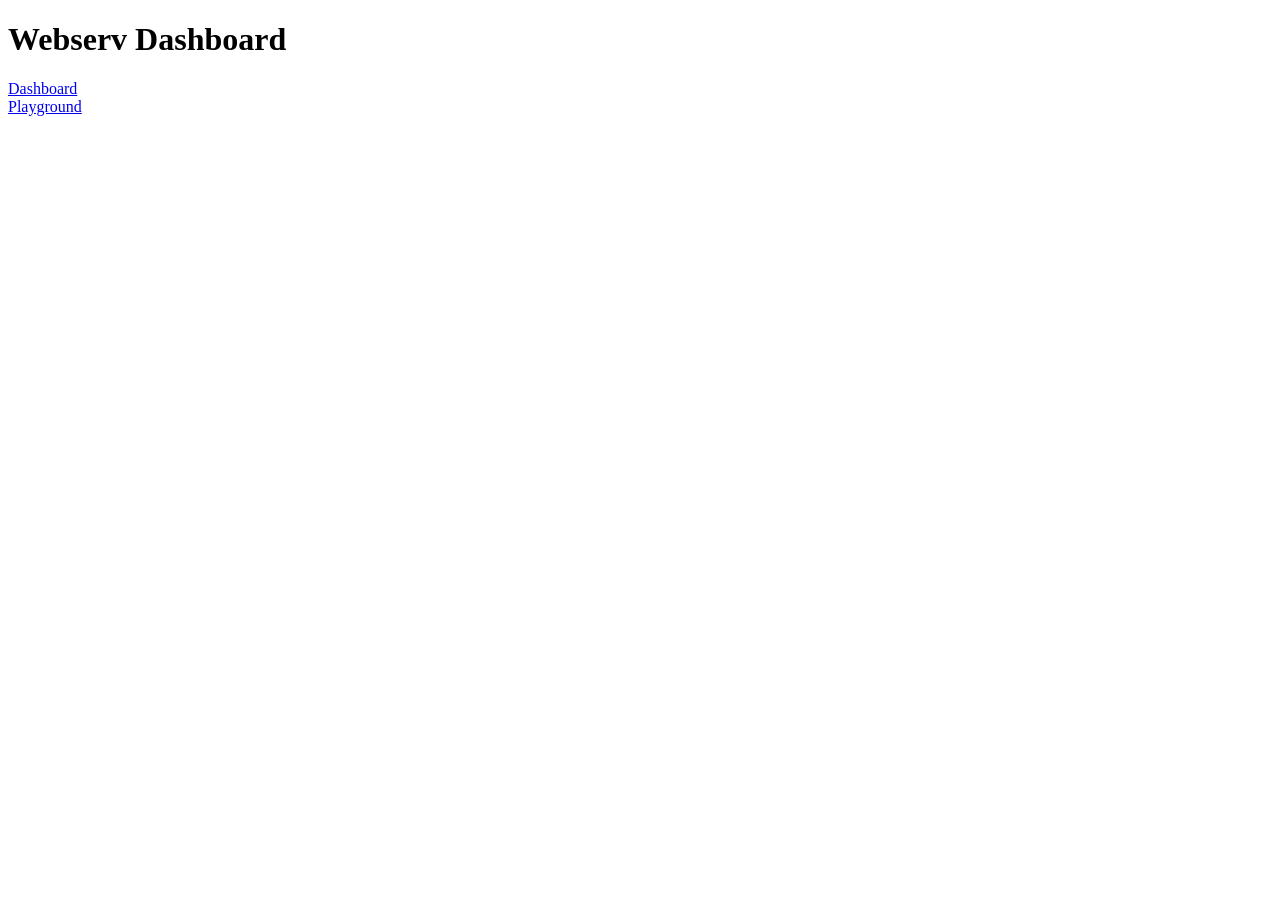
<file: www1/index.html>
<!DOCTYPE html>
<html>
<head>
    <meta charset="UTF-8">
    <title>Webserv Dashboard</title>
</head>
<body>
    <h1>Webserv Dashboard</h1>

    <a href="dashboard.html">Dashboard</a><br>
    <a href="playground.html">Playground</a>
</body>
</html>
</file>
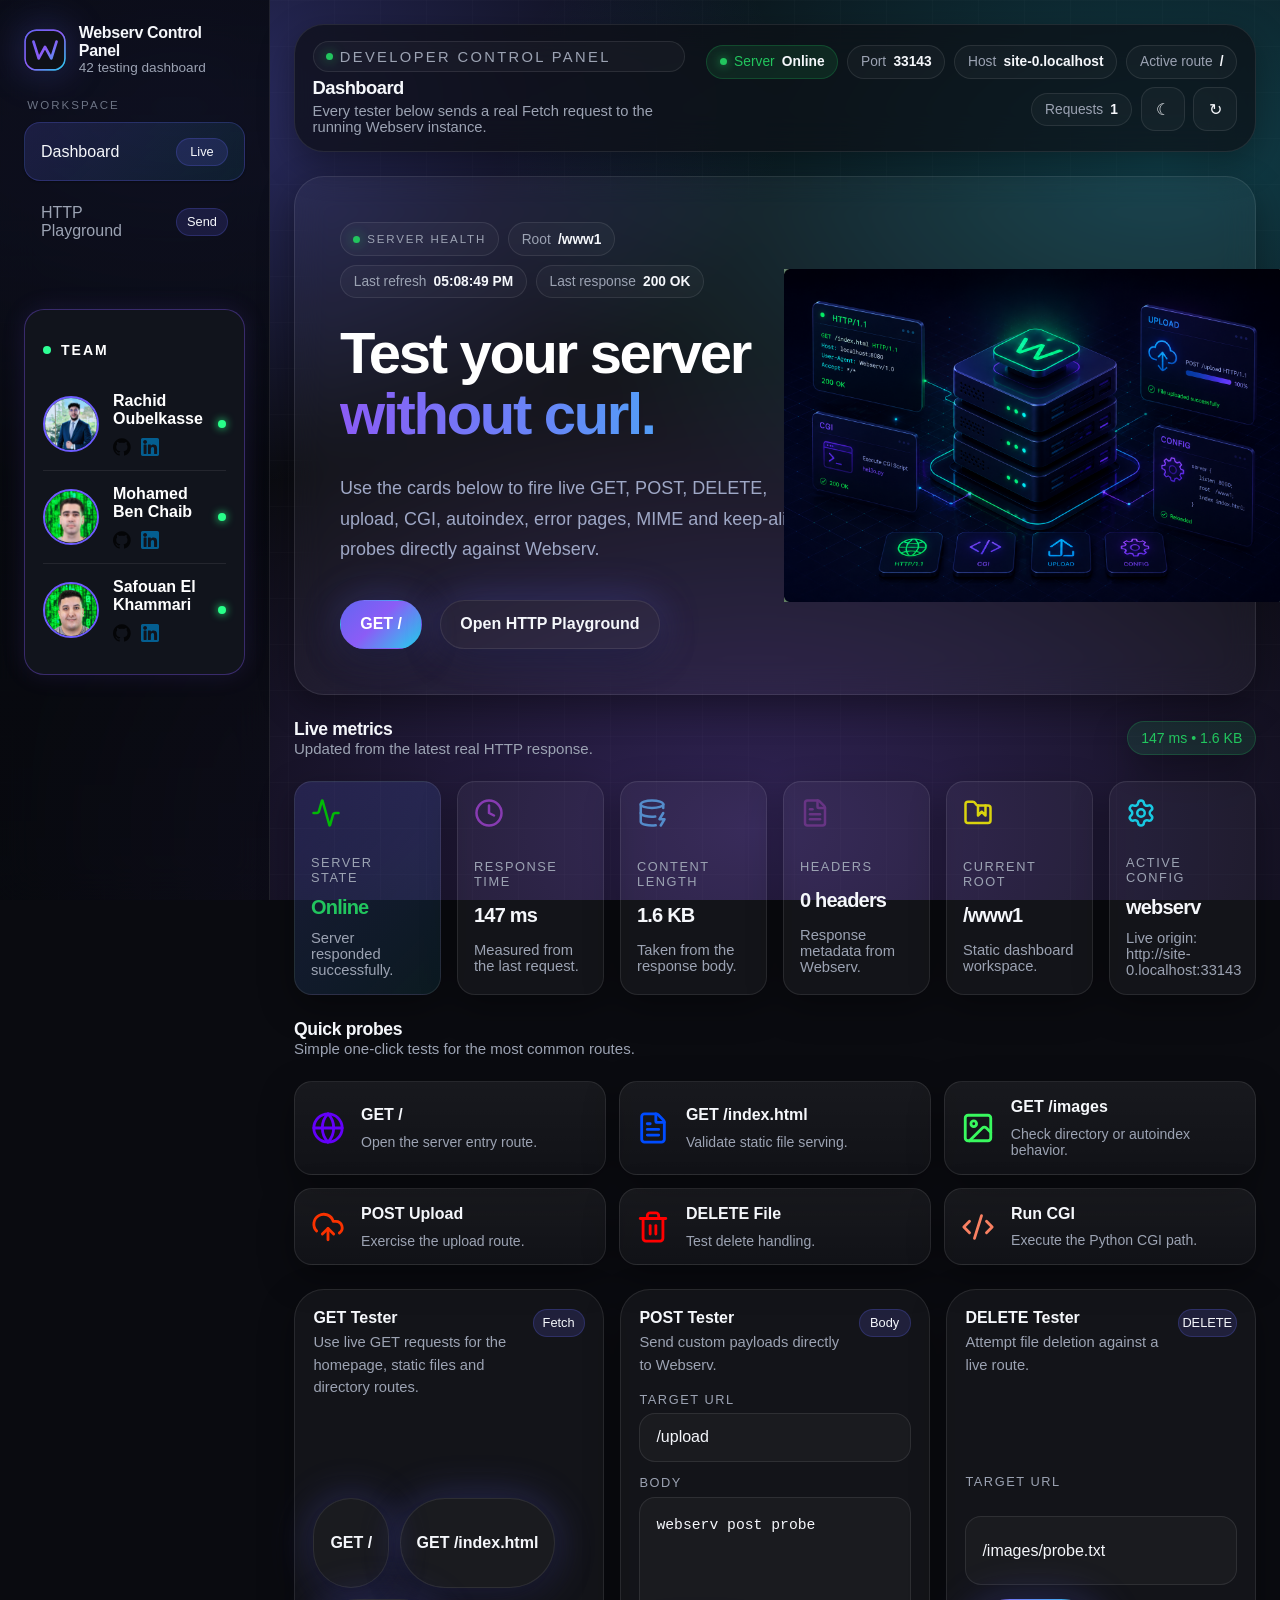
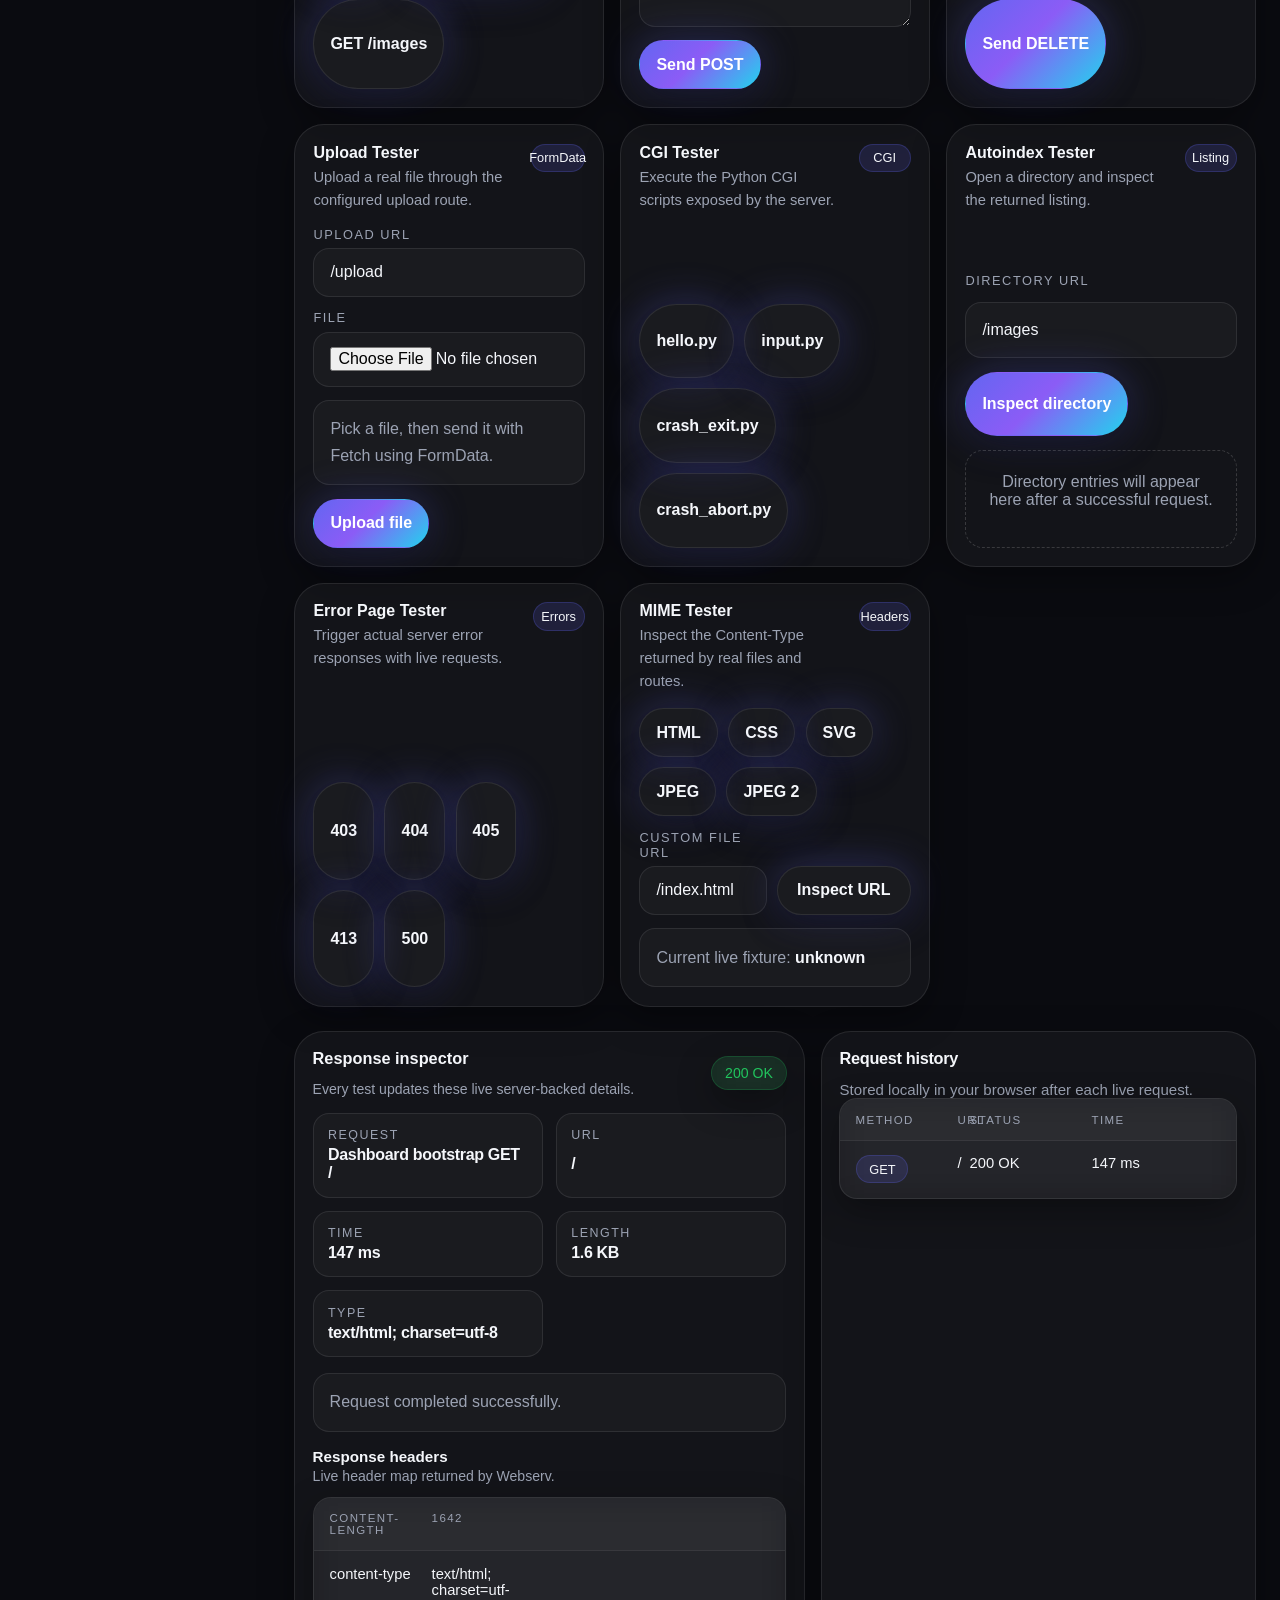
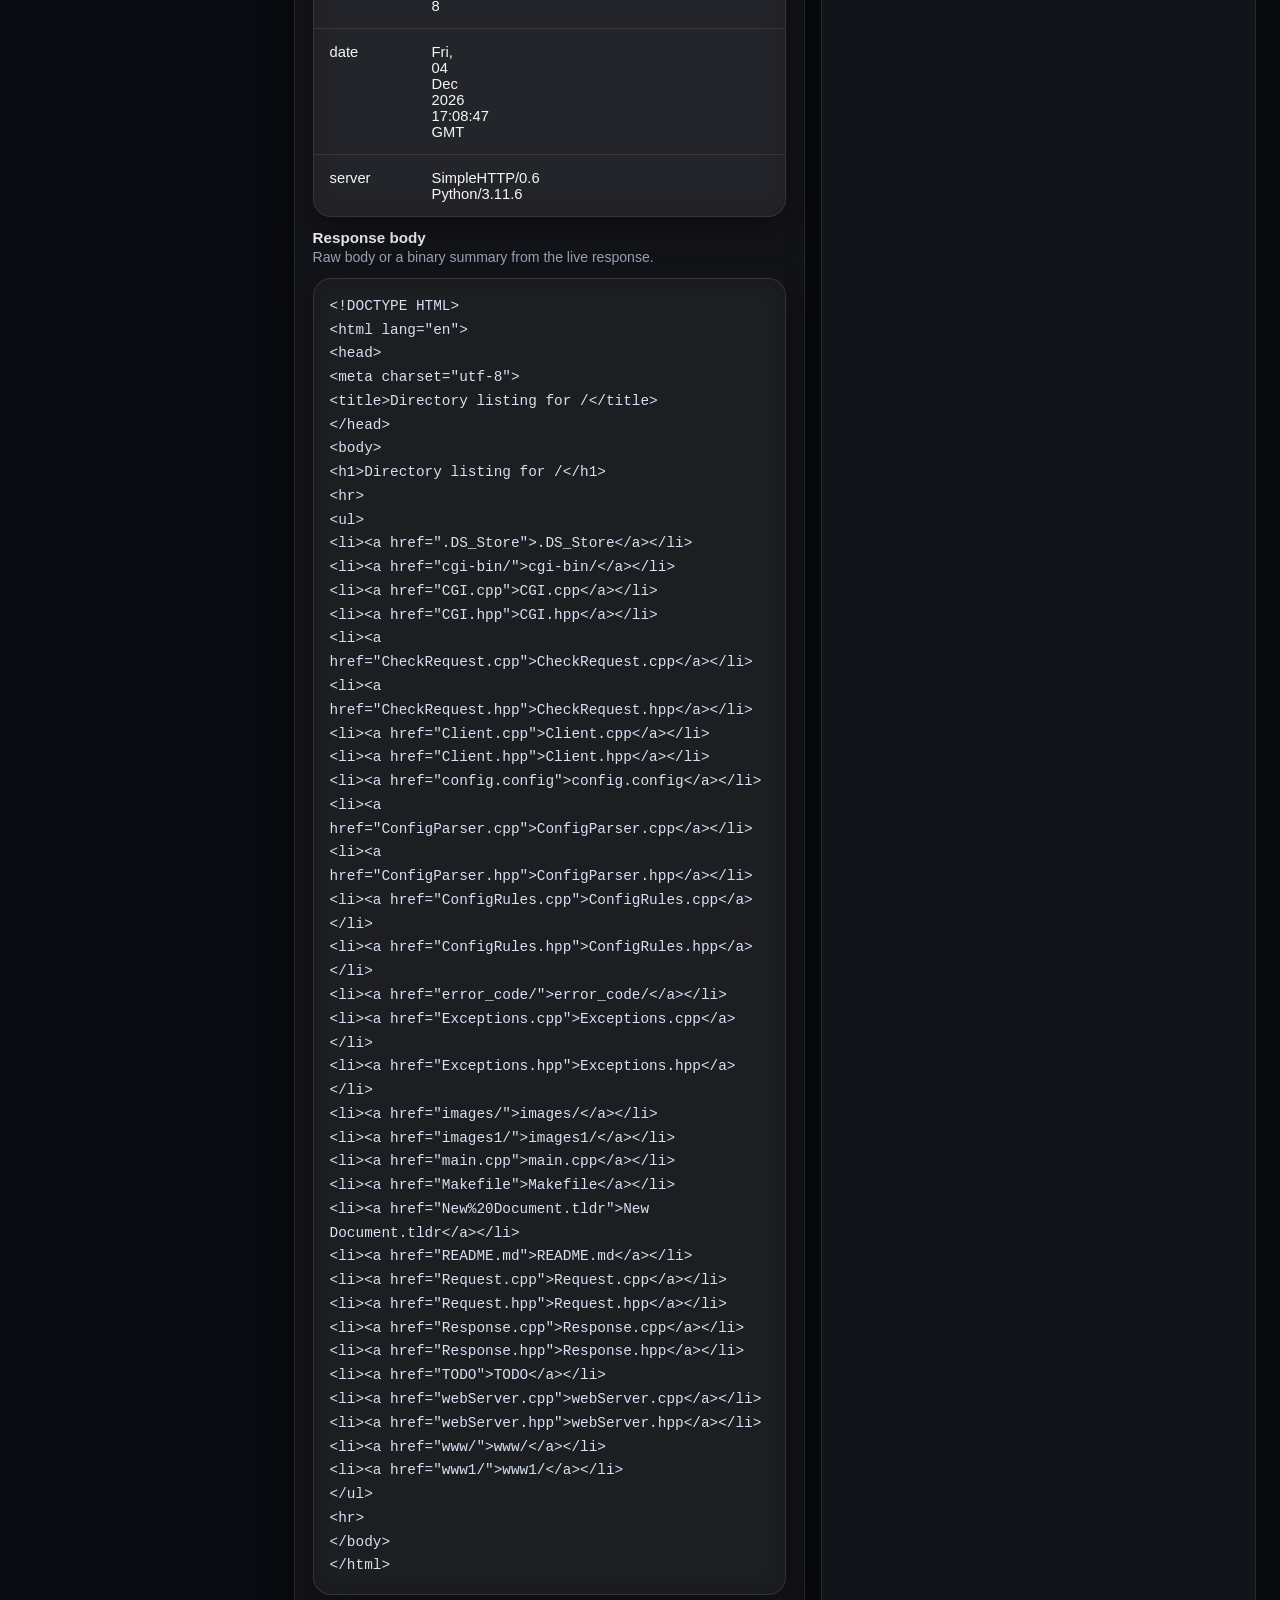
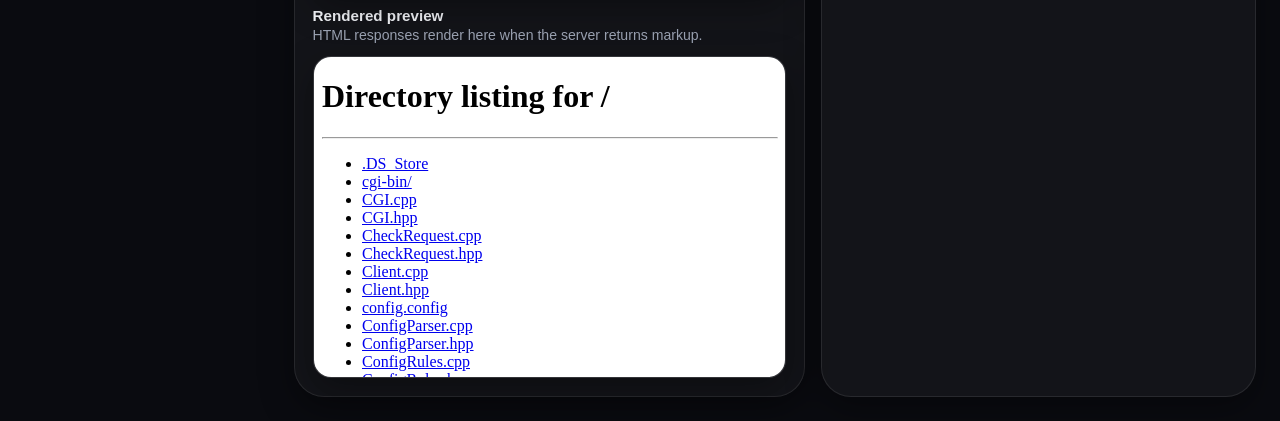
<file: www1/dashboard.html>
<!DOCTYPE html>
<html lang="en">
<head>
  <meta charset="UTF-8" />
  <meta name="viewport" content="width=device-width, initial-scale=1" />
  <meta name="color-scheme" content="dark light" />
  <title>Webserv Control Panel · Dashboard</title>
  <link rel="icon" type="image/svg+xml" href="assets/favicon.svg" />
  <link rel="stylesheet" href="css/variables.css" />
  <link rel="stylesheet" href="css/base.css" />
  <link rel="stylesheet" href="css/components.css" />
  <link rel="stylesheet" href="css/animations.css" />
</head>
<body data-page="dashboard">
  <div class="page-shell">
    <aside class="sidebar">
      <a class="sidebar__brand" href="dashboard.html" aria-label="Webserv dashboard home">
        <img src="assets/logo.svg" alt="" />
        <div>
          <strong>Webserv Control Panel</strong>
          <span>42 testing dashboard</span>
        </div>
      </a>

      <div class="sidebar__section">
        <div class="sidebar__label">Workspace</div>
        <nav class="sidebar__nav" aria-label="Primary navigation">
          <a class="sidebar__link is-active" href="dashboard.html" data-page-link="dashboard">
            <span>Dashboard</span>
            <span class="badge">Live</span>
          </a>
          <a class="sidebar__link" href="playground.html" data-page-link="playground">
            <span>HTTP Playground</span>
            <span class="badge">Send</span>
          </a>
        </nav>
      </div>

<div class="team-card">

    <h3 class="team-title">
        <span class="team-dot"></span>
        TEAM
    </h3>

<div class="member">

    <img src="assets/roubelka.jpg" class="avatar">

    <div class="member-info">

        <h4>Rachid Oubelkasse</h4>

        <p></p>

        <div class="socials">

            <a href="https://github.com/rachidIRT" target="_blank">
                <img src="assets/icons/github.svg">
            </a>

            <a href="https://linkedin.com/in/rachidoubelkasse" target="_blank">
                <img src="assets/icons/linkedin.svg">
            </a>

        </div>

    </div>

    <span class="online-dot"></span>

</div>

<div class="member">

    <img src="assets/mben-cha.png" class="avatar">

    <div class="member-info">

        <h4>Mohamed Ben Chaib</h4>

        <p></p>

        <div class="socials">

            <a href="https://github.com/Don11235" target="_blank">
                <img src="assets/icons/github.svg">
            </a>

            <a href="https://linkedin.com/in/mohamed-ben-cha" target="_blank">
                <img src="assets/icons/linkedin.svg">
            </a>

        </div>

    </div>

    <span class="online-dot"></span>

</div>

<div class="member">

    <img src="assets/ael-kha.png" class="avatar">

    <div class="member-info">

        <h4>Safouan El Khammari</h4>

        <p></p>

        <div class="socials">

            <a href="https://github.com/safouankh" target="_blank">
                <img src="assets/icons/github.svg">
            </a>

            <a href="https://linkedin.com/in/safouan-el-khammari" target="_blank">
                <img src="assets/icons/linkedin.svg">
            </a>

        </div>

    </div>

    <span class="online-dot"></span>

</div>

      <!-- <div class="sidebar__hint">
        <p><strong>Workflow</strong><br />Use the quick probes here, then move to the playground for full request debugging and response inspection.</p>
      </div> -->
    </aside>

    <main class="workspace" data-dashboard-root>
      <div class="page">
        <header class="topbar glass">
          <div class="topbar__title">
            <p class="eyebrow">Developer control panel</p>
            <h1>Dashboard</h1>
            <p>Every tester below sends a real Fetch request to the running Webserv instance.</p>
          </div>
          <div class="topbar__meta">
            <span class="chip" data-server-chip><span class="chip__dot"></span> Server <strong data-server-state>Checking</strong></span>
            <span class="chip">Port <strong data-bind="port">-</strong></span>
            <span class="chip">Host <strong data-bind="host">-</strong></span>
            <span class="chip">Active route <strong data-active-route>/</strong></span>
            <span class="chip">Requests <strong data-request-count>0</strong></span>
            <button class="icon-btn" type="button" data-theme-toggle aria-label="Toggle theme">☾</button>
            <button class="icon-btn" type="button" data-refresh-page aria-label="Refresh page">↻</button>
          </div>
        </header>

        <section class="hero reveal reveal-1 glass">

    <div class="hero-left">

        <div class="hero__meta">
            <span class="eyebrow glow">Server Health</span>
            <span class="chip">Root <strong data-bind="root">/www1</strong></span>
            <span class="chip">Last refresh <strong data-clock>--:--</strong></span>
            <span class="chip">Last response <strong data-server-response>200 OK</strong></span>
        </div>

        <div class="hero__title">

            <h2>
                Test your server
                <span>without curl.</span>
            </h2>

            <p>
                Use the cards below to fire live GET, POST, DELETE,
                upload, CGI, autoindex, error pages,
                MIME and keep-alive probes directly against Webserv.
            </p>

        </div>

        <div class="hero__actions">

            <button class="btn"
                type="button"
                data-request-action="fetch"
                data-method="GET"
                data-url="/"
                data-label="GET /">
                GET /
            </button>

            <a class="btn btn--ghost"
               href="playground.html">
                Open HTTP Playground
            </a>

        </div>

    </div>

    <div class="hero-right">

        <img
            src="assets/server-hero.png"
            alt="Web Server">

    </div>

</section>

        <section class="grid reveal reveal-2">
          <div class="section-title">
            <div>
              <h3>Live metrics</h3>
              <p>Updated from the latest real HTTP response.</p>
            </div>
            <span class="status-chip status-chip--good" data-dashboard-response-badge>Ready</span>
          </div>
          <div class="metrics">
            <article class="metric metric--accent">

    <img
        src="assets/icons/activity.svg"
        class="metric-icon"
        alt="Server State">

    <div class="metric__label">
        Server state
    </div>

    <div
        class="metric__value is-online"
        data-server-state>
        Online
    </div>

    <div
        class="metric__sub"
        data-dashboard-summary>
        Waiting for a live request.
    </div>

</article>
<article class="metric">

    <img
        src="assets/icons/clock.svg"
        class="metric-icon"
        alt="Clock">

    <div class="metric__label">
        Response time
    </div>

    <div class="metric__value" data-server-time>
        0 ms
    </div>

    <div class="metric__sub">
        Measured from the last request.
    </div>

</article>

            <article class="metric">
    <img
        src="assets/icons/database-zap.svg"
        class="metric-icon"
        alt="Database">
              <div class="metric__label">Content length</div>
              <div class="metric__value" data-server-length>0 B</div>
              <div class="metric__sub">Taken from the response body.</div>
            </article>
            <article class="metric">
    <img 
        src="assets/icons/headers.svg"
        class="metric-icon"
        alt="Headers">
              <div class="metric__label">Headers</div>
              <div class="metric__value" data-dashboard-headers-count>0 headers</div>
              <div class="metric__sub">Response metadata from Webserv.</div>
            </article>
            <article class="metric">
    <img
        src="assets/icons/folder.svg"
        class="metric-icon"
        alt="Root">
              <div class="metric__label">Current root</div>
              <div class="metric__value">/www1</div>
              <div class="metric__sub">Static dashboard workspace.</div>
            </article>

            <article class="metric">
    <img
        src="assets/icons/settings.svg"
        class="metric-icon"
        alt="Config">          
              <div class="metric__label">Active config</div>
              <div class="metric__value">webserv</div>
              <div class="metric__sub">Live origin: <span data-bind="origin"></span></div>
            </article>
          </div>
        </section>

        <section class="grid reveal reveal-3">
          <div class="section-title">
            <div>
              <h3>Quick probes</h3>
              <p>Simple one-click tests for the most common routes.</p>
            </div>
          </div>
          <div class="quick-grid">
            <button class="quick-action" type="button" data-request-action="fetch" data-method="GET" data-url="/" data-label="GET /">
      <img
        src="assets/icons/globe.svg"
        class="quick-icon"
        alt="GET">
              <div class="quick-info">
              <strong>GET /</strong>
              <span>Open the server entry route.</span>
              </div>
            </button>

            <button class="quick-action" type="button" data-request-action="fetch" data-method="GET" data-url="/index.html" data-label="GET /index.html">
      <img
        src="assets/icons/file.svg"
        class="quick-icon"
        alt="GET">
              <div class="quick-info">
              <strong>GET /index.html</strong>
              <span>Validate static file serving.</span>
              </div>
            </button>

            <button class="quick-action" type="button" data-request-action="fetch" data-method="GET" data-url="/images" data-label="GET /images">
      <img
        src="assets/icons/image.svg"
        class="quick-icon"
        alt="GET">
              <div class="quick-info">
              <strong>GET /images</strong>
              <span>Check directory or autoindex behavior.</span>
              </div>
            </button>

            <button class="quick-action" type="button" data-request-action="fetch" data-method="POST" data-url="/upload" data-content-type="text/plain; charset=utf-8" data-body="webserv quick post" data-label="POST /upload">
      <img
        src="assets/icons/upload.svg"
        class="quick-icon"
        alt="POST">
              <div class="quick-info">
              <strong>POST Upload</strong>
              <span>Exercise the upload route.</span>
              </div>
            </button>
            
            <button class="quick-action" type="button" data-request-action="fetch" data-method="DELETE" data-url="/images/probe.txt" data-label="DELETE /images/probe.txt">
      <img
        src="assets/icons/delete.svg"
        class="quick-icon"
        alt="DELETE">
              <div class="quick-info">
              <strong>DELETE File</strong>
              <span>Test delete handling.</span>
              </div>
            </button>
            
            <button class="quick-action" type="button" data-request-action="fetch" data-method="GET" data-url="/cgi-bin/hello.py" data-label="CGI hello">
      <img
        src="assets/icons/cgi.svg"
        class="quick-icon"
        alt="CGI">
              <div class="quick-info">
              <strong>Run CGI</strong>
              <span>Execute the Python CGI path.</span>
              </div>
            </button>
          </div>
        </section>

        <section class="tester-grid reveal reveal-4">
          <article class="tester-card panel">
            <div class="tester-card__head">
              <div>
                <h3>GET Tester</h3>
                <p>Use live GET requests for the homepage, static files and directory routes.</p>
              </div>
              <span class="badge">Fetch</span>
            </div>
            <div class="tester-card__body">
              <div class="tester-card__actions">
                <button class="btn btn--ghost" type="button" data-request-action="fetch" data-method="GET" data-url="/" data-label="GET /">GET /</button>
                <button class="btn btn--ghost" type="button" data-request-action="fetch" data-method="GET" data-url="/index.html" data-label="GET /index.html">GET /index.html</button>
                <button class="btn btn--ghost" type="button" data-request-action="fetch" data-method="GET" data-url="/images" data-label="GET /images">GET /images</button>
              </div>
            </div>
          </article>

          <article class="tester-card panel">
            <div class="tester-card__head">
              <div>
                <h3>POST Tester</h3>
                <p>Send custom payloads directly to Webserv.</p>
              </div>
              <span class="badge">Body</span>
            </div>
            <form class="tester-card__body" data-request-form="post">
              <div class="field">
                <span class="field__label">Target URL</span>
                <input class="input" name="post-url" type="text" value="/upload" />
              </div>
              <div class="field">
                <span class="field__label">Body</span>
                <textarea class="textarea" name="post-body" placeholder="Write a request body here.">webserv post probe</textarea>
              </div>
              <div class="tester-card__actions">
                <button class="btn" type="submit">Send POST</button>
              </div>
            </form>
          </article>

          <article class="tester-card panel">
            <div class="tester-card__head">
              <div>
                <h3>DELETE Tester</h3>
                <p>Attempt file deletion against a live route.</p>
              </div>
              <span class="badge">DELETE</span>
            </div>
            <form class="tester-card__body" data-request-form="delete">
              <div class="field">
                <span class="field__label">Target URL</span>
                <input class="input" name="delete-url" type="text" value="/images/probe.txt" />
              </div>
              <div class="tester-card__actions">
                <button class="btn" type="submit">Send DELETE</button>
              </div>
            </form>
          </article>

          <article class="tester-card panel">
            <div class="tester-card__head">
              <div>
                <h3>Upload Tester</h3>
                <p>Upload a real file through the configured upload route.</p>
              </div>
              <span class="badge">FormData</span>
            </div>
            <form class="tester-card__body" data-request-form="upload">
              <div class="field">
                <span class="field__label">Upload URL</span>
                <input class="input" name="upload-url" type="text" value="/upload" />
              </div>
              <div class="field">
                <span class="field__label">File</span>
                <input class="input" name="upload-file" type="file" />
              </div>
              <div class="notice" data-upload-note>
                Pick a file, then send it with Fetch using FormData.
              </div>
              <div class="tester-card__actions">
                <button class="btn" type="submit">Upload file</button>
              </div>
            </form>
          </article>

          <article class="tester-card panel">
            <div class="tester-card__head">
              <div>
                <h3>CGI Tester</h3>
                <p>Execute the Python CGI scripts exposed by the server.</p>
              </div>
              <span class="badge">CGI</span>
            </div>
            <div class="tester-card__body">
              <div class="tester-card__actions">
                <button class="btn btn--ghost" type="button" data-request-action="fetch" data-method="GET" data-url="/cgi-bin/hello.py" data-label="CGI hello">hello.py</button>
                <button class="btn btn--ghost" type="button" data-request-action="fetch" data-method="GET" data-url="/cgi-bin/input.py" data-label="CGI input">input.py</button>
                <button class="btn btn--ghost" type="button" data-request-action="fetch" data-method="GET" data-url="/cgi-bin/crash_exit.py" data-label="CGI crash_exit">crash_exit.py</button>
                <button class="btn btn--ghost" type="button" data-request-action="fetch" data-method="GET" data-url="/cgi-bin/crash_abort.py" data-label="CGI crash_abort">crash_abort.py</button>
              </div>
            </div>
          </article>

          <article class="tester-card panel">
            <div class="tester-card__head">
              <div>
                <h3>Autoindex Tester</h3>
                <p>Open a directory and inspect the returned listing.</p>
              </div>
              <span class="badge">Listing</span>
            </div>
            <form class="tester-card__body" data-request-form="autoindex">
              <div class="field">
                <span class="field__label">Directory URL</span>
                <input class="input" name="autoindex-url" type="text" value="/images" />
              </div>
              <div class="tester-card__actions">
                <button class="btn" type="submit" data-autoindex-submit>Inspect directory</button>
              </div>
              <div class="log-list" data-autoindex-list>
                <div class="empty-state">Directory entries will appear here after a successful request.</div>
              </div>
            </form>
          </article>

          <article class="tester-card panel">
            <div class="tester-card__head">
              <div>
                <h3>Error Page Tester</h3>
                <p>Trigger actual server error responses with live requests.</p>
              </div>
              <span class="badge">Errors</span>
            </div>
            <div class="tester-card__body">
              <div class="tester-card__actions">
                <button class="btn btn--ghost" type="button" data-request-action="error" data-method="GET" data-url="/cgi-bin/" data-label="403 probe">403</button>
                <button class="btn btn--ghost" type="button" data-request-action="error" data-method="GET" data-url="/definitely-missing-route" data-label="404 probe">404</button>
                <button class="btn btn--ghost" type="button" data-request-action="error" data-method="aefaef" data-url="/index.html" data-body="webserv method probe" data-content-type="text/plain; charset=utf-8" data-label="405 probe">405</button>
                <button class="btn btn--ghost" type="button" data-request-action="error" data-method="POST" data-url="/upload" data-body-template="large" data-content-type="text/plain; charset=utf-8" data-label="413 probe">413</button>
                <button class="btn btn--ghost" type="button" data-request-action="error" data-method="GET" data-url="/cgi-bin/crash_exit.py" data-label="500 probe">500</button>
              </div>
            </div>
          </article>

          <article class="tester-card panel">
            <div class="tester-card__head">
              <div>
                <h3>MIME Tester</h3>
                <p>Inspect the Content-Type returned by real files and routes.</p>
              </div>
              <span class="badge">Headers</span>
            </div>
            <div class="tester-card__body">
              <div class="tester-card__actions">
                <button class="btn btn--ghost" type="button" data-request-action="mime" data-method="GET" data-url="/index.html" data-label="MIME HTML">HTML</button>
                <button class="btn btn--ghost" type="button" data-request-action="mime" data-method="GET" data-url="/css/base.css" data-label="MIME CSS">CSS</button>
                <button class="btn btn--ghost" type="button" data-request-action="mime" data-method="GET" data-url="/assets/logo.svg" data-label="MIME SVG">SVG</button>
                <button class="btn btn--ghost" type="button" data-request-action="mime" data-method="GET" data-url="/images/predator.jpg" data-label="MIME JPEG one">JPEG</button>
                <button class="btn btn--ghost" type="button" data-request-action="mime" data-method="GET" data-url="/images/terminator.jpg" data-label="MIME JPEG two">JPEG 2</button>
              </div>
              <form class="tester-card__inline" data-request-form="mime">
                <label class="field">
                  <span class="field__label">Custom file URL</span>
                  <input class="input" name="mime-url" type="text" value="/index.html" />
                </label>
                <button class="btn btn--ghost" type="submit">Inspect URL</button>
              </form>
              <div class="notice">Current live fixture: <strong data-mime-result>unknown</strong></div>
            </div>
          </article>

        </section>

        <section class="split reveal reveal-5">
          <article class="panel result-layout data-dashboard-response" data-dashboard-response>
            <div class="result-preview__head">
              <div>
                <h3>Response inspector</h3>
                <p>Every test updates these live server-backed details.</p>
              </div>
              <span class="status-chip status-chip--good" data-response-status>Waiting</span>
            </div>

            <div class="result-grid">
              <div class="result-item">
                <span>Request</span>
                <strong data-response-label>No request yet</strong>
              </div>
              <div class="result-item">
                <span>URL</span>
                <strong data-response-url>—</strong>
              </div>
              <div class="result-item">
                <span>Time</span>
                <strong data-response-duration>0 ms</strong>
              </div>
              <div class="result-item">
                <span>Length</span>
                <strong data-response-length>0 B</strong>
              </div>
              <div class="result-item">
                <span>Type</span>
                <strong data-response-type>unknown</strong>
              </div>
            </div>

            <div class="notice" data-response-message>Send a request to inspect a real server response.</div>

            <div class="response-stack">
              <div class="result-preview">
                <div class="result-preview__head">
                  <div>
                    <h4>Response headers</h4>
                    <p>Live header map returned by Webserv.</p>
                  </div>
                </div>
                <div class="history-table history-table--compact" data-response-headers>
                  <div class="empty-state">Send a request to inspect response headers.</div>
                </div>
              </div>

              <div class="result-preview">
                <div class="result-preview__head">
                  <div>
                    <h4>Response body</h4>
                    <p>Raw body or a binary summary from the live response.</p>
                  </div>
                </div>
                <div class="response-box">
                  <pre class="response-body" data-response-body>Response body will appear here.</pre>
                </div>
              </div>

              <div class="result-preview">
                <div class="result-preview__head">
                  <div>
                    <h4>Rendered preview</h4>
                    <p>HTML responses render here when the server returns markup.</p>
                  </div>
                </div>
                <div class="preview-frame">
                  <iframe data-response-preview title="Rendered response preview" srcdoc="<html><body style='font-family:Inter,Arial,sans-serif;padding:24px;background:#0f1117;color:#e6edf7;'>Preview will appear here.</body></html>"></iframe>
                </div>
              </div>
            </div>
          </article>

          <article class="panel">
            <div class="section-title">
              <div>
                <h3>Request history</h3>
                <p>Stored locally in your browser after each live request.</p>
              </div>
            </div>
            <div class="history-table history-table--compact" data-history-table>
              <div class="empty-state">No history yet.</div>
            </div>
          </article>
        </section>
      </div>
    </main>
  </div>
  <script src="js/app.js"></script>
</body>
</html>
</file>
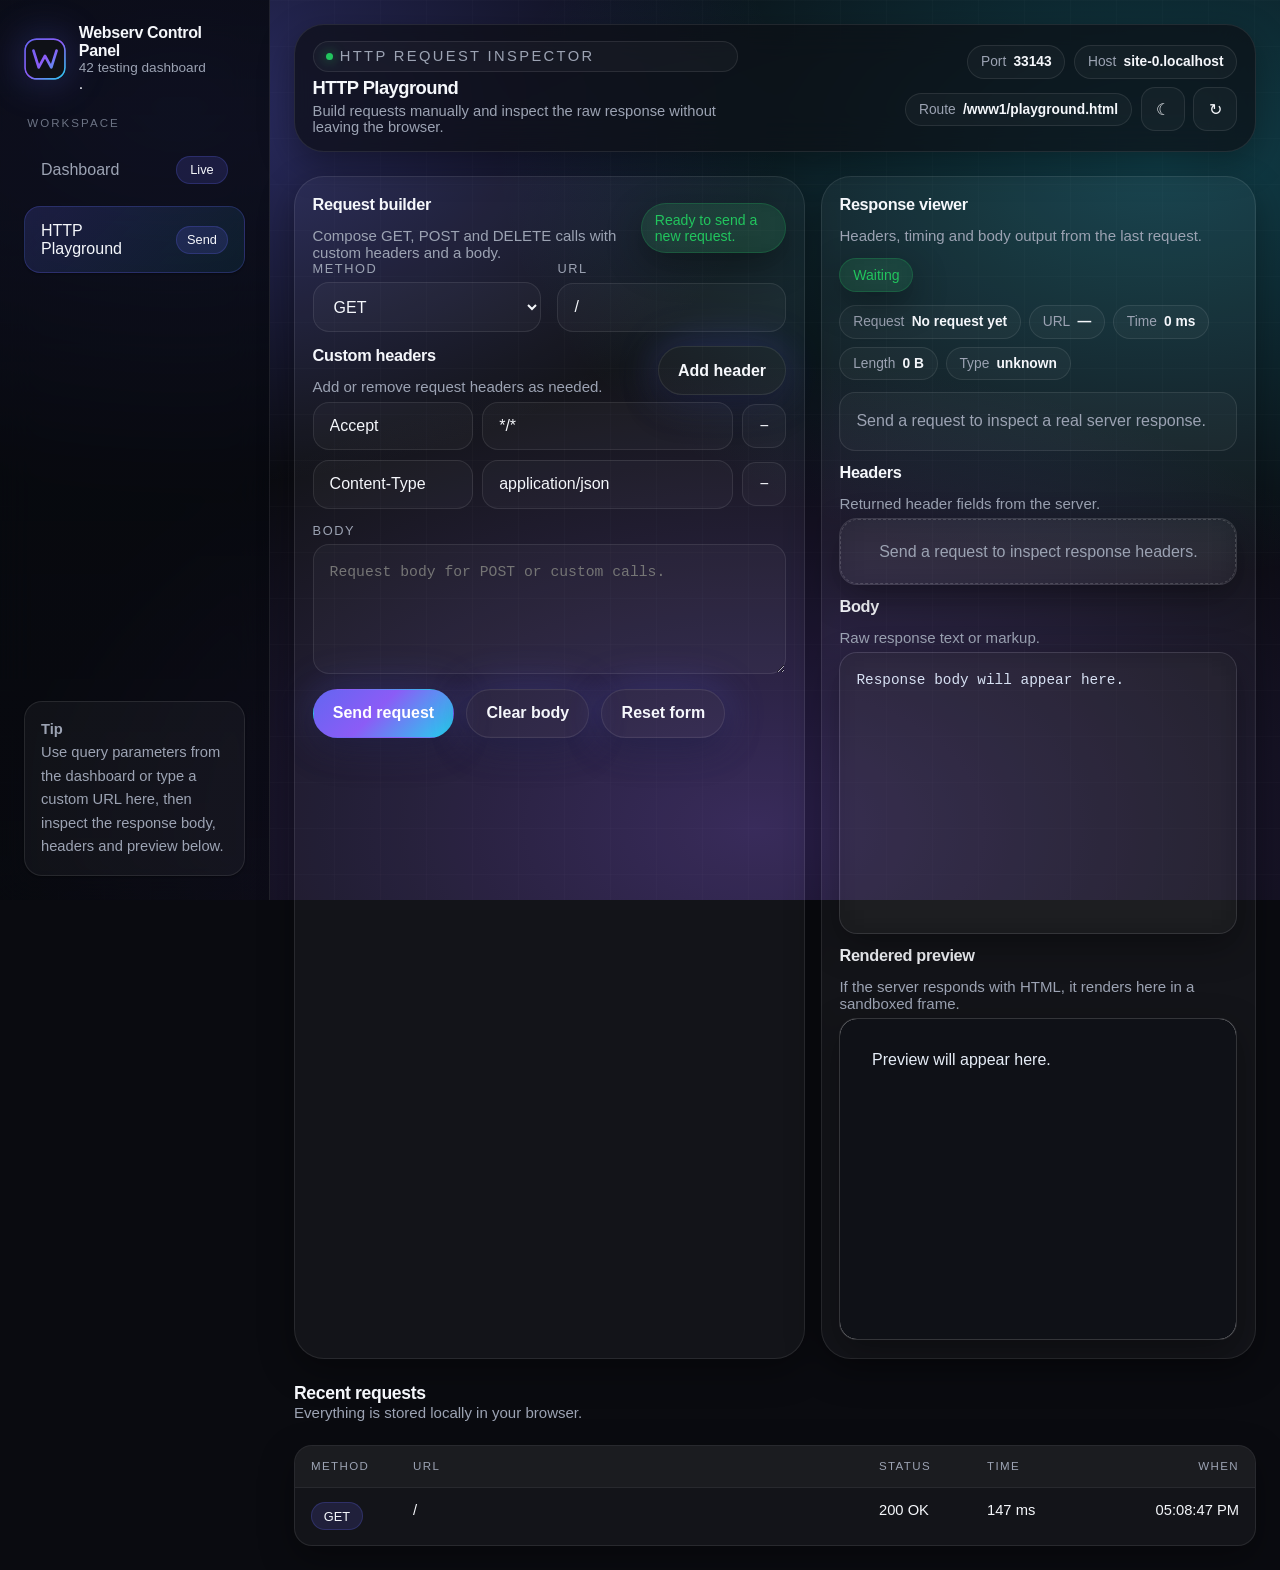
<file: www1/playground.html>
<!DOCTYPE html>
<html lang="en">
<head>
  <meta charset="UTF-8" />
  <meta name="viewport" content="width=device-width, initial-scale=1" />
  <meta name="color-scheme" content="dark light" />
  <title>Webserv Control Panel · HTTP Playground</title>
  <link rel="icon" type="image/svg+xml" href="assets/favicon.svg" />
  <link rel="stylesheet" href="css/variables.css" />
  <link rel="stylesheet" href="css/base.css" />
  <link rel="stylesheet" href="css/components.css" />
  <link rel="stylesheet" href="css/animations.css" />
</head>
<body data-page="playground">
  <div class="page-shell">
    <aside class="sidebar">
      <a class="sidebar__brand" href="dashboard.html" aria-label="Webserv dashboard home">
        <img src="assets/logo.svg" alt="" />
        <div>
          <strong>Webserv Control Panel</strong>
          <span>42 testing dashboard</span>.
        </div>
      </a>

      <div class="sidebar__section">
        <div class="sidebar__label">Workspace</div>
        <nav class="sidebar__nav" aria-label="Primary navigation">
          <a class="sidebar__link" href="dashboard.html" data-page-link="dashboard">
            <span>Dashboard</span>
            <span class="badge">Live</span>
          </a>
          <a class="sidebar__link is-active" href="playground.html" data-page-link="playground">
            <span>HTTP Playground</span>
            <span class="badge">Send</span>
          </a>
        </nav>
      </div>

      <div class="sidebar__hint">
        <p><strong>Tip</strong><br />Use query parameters from the dashboard or type a custom URL here, then inspect the response body, headers and preview below.</p>
      </div>
    </aside>

    <main class="workspace">
      <div class="page">
        <header class="topbar glass">
          <div class="topbar__title">
            <p class="eyebrow">HTTP request inspector</p>
            <h1>HTTP Playground</h1>
            <p>Build requests manually and inspect the raw response without leaving the browser.</p>
          </div>
          <div class="topbar__meta">
            <span class="chip">Port <strong data-bind="port">-</strong></span>
            <span class="chip">Host <strong data-bind="host">-</strong></span>
            <span class="chip">Route <strong data-bind="route">-</strong></span>
            <button class="icon-btn" type="button" data-theme-toggle aria-label="Toggle theme">☾</button>
            <button class="icon-btn" type="button" data-refresh-page aria-label="Refresh page">↻</button>
          </div>
        </header>

        <section class="split reveal reveal-1">
          <form class="builder panel" data-playground-form>
            <div class="section-title">
              <div>
                <h3>Request builder</h3>
                <p>Compose GET, POST and DELETE calls with custom headers and a body.</p>
              </div>
              <span class="status-chip status-chip--good" data-playground-hint>Ready to send a new request.</span>
            </div>

            <div class="field-grid">
              <div class="split-2">
                <label class="field">
                  <span class="field__label">Method</span>
                  <select class="select" name="method">
                    <option>GET</option>
                    <option>POST</option>
                    <option>DELETE</option>
                  </select>
                </label>
                <label class="field">
                  <span class="field__label">URL</span>
                  <input class="input" name="url" type="text" value="/" placeholder="/ or /cgi-bin/hello.py" />
                </label>
              </div>

              <div class="field">
                <div class="section-title">
                  <div>
                    <h3>Custom headers</h3>
                    <p>Add or remove request headers as needed.</p>
                  </div>
                  <button class="btn btn--ghost" type="button" data-add-header>Add header</button>
                </div>
                <div class="header-rows" data-header-rows></div>
              </div>

              <label class="field">
                <span class="field__label">Body</span>
                <textarea class="textarea" name="body" placeholder="Request body for POST or custom calls."></textarea>
              </label>

              <div class="button-row">
                <button class="btn" type="submit" data-send-request>Send request</button>
                <button class="btn btn--ghost" type="button" data-clear-body>Clear body</button>
                <button class="btn btn--ghost" type="button" data-reset-form>Reset form</button>
              </div>
            </div>
          </form>

          <article class="response-grid panel" data-playground-response>
            <div class="section-title">
              <div>
                <h3>Response viewer</h3>
                <p>Headers, timing and body output from the last request.</p>
              </div>
            </div>

            <div class="response-stack">
              <div class="response-head">
                <span class="status-chip status-chip--good" data-response-status>Waiting</span>
                <div class="response-meta">
                  <span class="chip">Request <strong data-response-label>No request yet</strong></span>
                  <span class="chip">URL <strong data-response-url>—</strong></span>
                  <span class="chip">Time <strong data-response-duration>0 ms</strong></span>
                  <span class="chip">Length <strong data-response-length>0 B</strong></span>
                  <span class="chip">Type <strong data-response-type>unknown</strong></span>
                </div>
              </div>

              <div class="notice" data-response-message>Send a request to inspect a real server response.</div>

              <div class="field">
                <div class="section-title">
                  <div>
                    <h3>Headers</h3>
                    <p>Returned header fields from the server.</p>
                  </div>
                </div>
                <div class="history-table history-table--compact" data-response-headers>
                  <div class="empty-state">Send a request to inspect response headers.</div>
                </div>
              </div>

              <div class="field">
                <div class="section-title">
                  <div>
                    <h3>Body</h3>
                    <p>Raw response text or markup.</p>
                  </div>
                </div>
                <div class="response-box">
                  <pre class="response-body" data-response-body>Response body will appear here.</pre>
                </div>
              </div>

              <div class="field">
                <div class="section-title">
                  <div>
                    <h3>Rendered preview</h3>
                    <p>If the server responds with HTML, it renders here in a sandboxed frame.</p>
                  </div>
                </div>
                <div class="preview-frame">
                  <iframe data-response-preview title="Rendered response preview" srcdoc="<html><body style='font-family:Inter,Arial,sans-serif;padding:24px;background:#0f1117;color:#e6edf7;'>Preview will appear here.</body></html>"></iframe>
                </div>
              </div>
            </div>
          </article>
        </section>

        <section class="grid reveal reveal-2">
          <div class="section-title">
            <div>
              <h3>Recent requests</h3>
              <p>Everything is stored locally in your browser.</p>
            </div>
          </div>
          <div class="history-table" data-history-table>
            <div class="empty-state">No history yet.</div>
          </div>
        </section>
      </div>
    </main>
  </div>
  <script src="js/app.js"></script>
</body>
</html>
</file>
<file: www1/css/variables.css>
:root {
  --bg: #0a0b10;
  --bg-elev: #11141c;
  --surface: rgba(255, 255, 255, 0.04);
  --surface-strong: rgba(255, 255, 255, 0.08);
  --surface-soft: rgba(255, 255, 255, 0.03);
  --border: rgba(255, 255, 255, 0.09);
  --border-strong: rgba(255, 255, 255, 0.16);
  --text: #f5f7fb;
  --text-muted: #9ca3b3;
  --text-dim: #6c7384;
  --accent-1: #6366f1;
  --accent-2: #8b5cf6;
  --accent-3: #22d3ee;
  --success: #22c55e;
  --warning: #f59e0b;
  --danger: #ef4444;
  --grad-accent: linear-gradient(135deg, #6366f1 0%, #8b5cf6 45%, #22d3ee 100%);
  --grad-text: linear-gradient(120deg, #a5b4fc 0%, #c4b5fd 42%, #67e8f9 100%);
  --r-sm: 10px;
  --r-md: 16px;
  --r-lg: 22px;
  --r-xl: 30px;
  --r-pill: 999px;
  --s-1: 0.25rem;
  --s-2: 0.5rem;
  --s-3: 0.75rem;
  --s-4: 1rem;
  --s-5: 1.5rem;
  --s-6: 2rem;
  --s-7: 3rem;
  --s-8: 4rem;
  --shadow-sm: 0 1px 2px rgba(0, 0, 0, 0.35);
  --shadow-md: 0 12px 34px rgba(0, 0, 0, 0.34);
  --shadow-lg: 0 26px 70px rgba(0, 0, 0, 0.42);
  --glow: 0 0 42px rgba(99, 102, 241, 0.32);
  --font-sans: Inter, "Segoe UI", Roboto, Helvetica, Arial, sans-serif;
  --font-mono: ui-monospace, SFMono-Regular, Menlo, Monaco, Consolas, monospace;
  --container: 1220px;
  --sidebar: 270px;
  --ease: cubic-bezier(0.22, 0.61, 0.36, 1);
  --t-fast: 0.16s;
  --t-med: 0.28s;
}

:root[data-theme="light"] {
  --bg: #eff2f8;
  --bg-elev: #ffffff;
  --surface: rgba(255, 255, 255, 0.76);
  --surface-strong: rgba(255, 255, 255, 0.96);
  --surface-soft: rgba(255, 255, 255, 0.6);
  --border: rgba(18, 24, 40, 0.08);
  --border-strong: rgba(18, 24, 40, 0.14);
  --text: #101828;
  --text-muted: #475467;
  --text-dim: #667085;
  --shadow-sm: 0 1px 2px rgba(15, 23, 42, 0.06);
  --shadow-md: 0 18px 44px rgba(15, 23, 42, 0.10);
  --shadow-lg: 0 28px 76px rgba(15, 23, 42, 0.12);
}
</file>
<file: www1/css/base.css>
*, *::before, *::after {
  box-sizing: border-box;
}

html {
  scroll-behavior: smooth;
  -webkit-text-size-adjust: 100%;
}

body {
  margin: 0;
  min-height: 100vh;
  font-family: var(--font-sans);
  color: var(--text);
  background-color: var(--bg);
  background-image: url("../assets/background.svg");
  background-size: cover;
  background-position: top center;
  background-repeat: no-repeat;
  background-attachment: fixed;
  -webkit-font-smoothing: antialiased;
}

img, svg {
  display: block;
  max-width: 100%;
}

a {
  color: inherit;
  text-decoration: none;
}

button,
input,
select,
textarea {
  font: inherit;
}

button {
  cursor: pointer;
}

::selection {
  background: rgba(99, 102, 241, 0.32);
}

[data-theme="light"] ::selection {
  background: rgba(99, 102, 241, 0.18);
}

.page-shell {
  display: grid;
  grid-template-columns: var(--sidebar) minmax(0, 1fr);
  min-height: 100vh;
}

.sidebar {
  position: sticky;
  top: 0;
  height: 100vh;
  display: flex;
  flex-direction: column;
  gap: var(--s-5);
  padding: var(--s-5);
  border-right: 1px solid var(--border);
  background: linear-gradient(180deg, rgba(7, 9, 15, 0.82), rgba(7, 9, 15, 0.62));
  backdrop-filter: blur(18px);
}

:root[data-theme="light"] .sidebar {
  background: linear-gradient(180deg, rgba(255, 255, 255, 0.78), rgba(255, 255, 255, 0.62));
}

.sidebar__brand {
  display: flex;
  align-items: center;
  gap: 0.8rem;
}

.sidebar__brand img {
  width: 42px;
  height: 42px;
  border-radius: 12px;
  box-shadow: var(--glow);
}

.sidebar__brand strong {
  display: block;
  font-size: 1rem;
  letter-spacing: -0.02em;
}

.sidebar__brand span {
  display: block;
  color: var(--text-muted);
  font-size: 0.85rem;
}

.sidebar__section {
  display: grid;
  gap: 0.7rem;
}

.sidebar__label {
  padding-inline: 0.2rem;
  color: var(--text-dim);
  font-size: 0.72rem;
  letter-spacing: 0.18em;
  text-transform: uppercase;
}

.sidebar__nav {
  display: grid;
  gap: 0.45rem;
}

.sidebar__link {
  display: flex;
  align-items: center;
  justify-content: space-between;
  gap: 0.8rem;
  padding: 0.9rem 1rem;
  border: 1px solid transparent;
  border-radius: 16px;
  color: var(--text-muted);
  background: transparent;
  transition: transform var(--t-fast) var(--ease), background var(--t-fast) var(--ease), border-color var(--t-fast) var(--ease), color var(--t-fast) var(--ease);
}

.sidebar__link:hover {
  transform: translateX(3px);
  background: var(--surface-soft);
  border-color: var(--border);
  color: var(--text);
}

.sidebar__link.is-active {
  color: var(--text);
  background: linear-gradient(135deg, rgba(99, 102, 241, 0.18), rgba(34, 211, 238, 0.08));
  border-color: rgba(99, 102, 241, 0.26);
  box-shadow: var(--shadow-sm);
}

.sidebar__hint {
  margin-top: auto;
  padding: 1rem;
  border-radius: 18px;
  border: 1px solid var(--border);
  background: var(--surface);
  box-shadow: var(--shadow-sm);
}

.sidebar__hint p {
  margin: 0;
  color: var(--text-muted);
  font-size: 0.92rem;
  line-height: 1.6;
}

.workspace {
  min-width: 0;
  padding: var(--s-5);
}

.page {
  max-width: var(--container);
  margin: 0 auto;
  display: grid;
  gap: var(--s-5);
}

.topbar {
  position: sticky;
  top: var(--s-5);
  z-index: 20;
  display: flex;
  align-items: center;
  justify-content: space-between;
  gap: var(--s-4);
  padding: 1rem 1.1rem;
  border: 1px solid var(--border);
  border-radius: var(--r-xl);
  background: rgba(12, 14, 20, 0.68);
  backdrop-filter: blur(18px);
  box-shadow: var(--shadow-md);
}

:root[data-theme="light"] .topbar {
  background: rgba(255, 255, 255, 0.7);
}

.topbar__title {
  display: grid;
  gap: 0.3rem;
}

.topbar__title h1 {
  margin: 0;
  font-size: 1.15rem;
  letter-spacing: -0.03em;
}

.topbar__title p {
  margin: 0;
  color: var(--text-muted);
  font-size: 0.92rem;
}

.topbar__meta {
  display: flex;
  flex-wrap: wrap;
  align-items: center;
  justify-content: flex-end;
  gap: 0.55rem;
}

.card,
.panel,
.hero,
.status-chip,
.metric,
.quick-action,
.response-box,
.builder,
.history-table,
.preview-frame {
  border: 1px solid var(--border);
  background: var(--surface);
  backdrop-filter: blur(16px);
  box-shadow: var(--shadow-md);
}

.glass {
  border-radius: var(--r-xl);
}

.grid {
  display: grid;
  gap: var(--s-5);
}

.hero {
  padding: 1.3rem;
  border-radius: var(--r-xl);
  display: grid;
  gap: 1rem;
}

.hero__meta {
  display: flex;
  flex-wrap: wrap;
  gap: 0.55rem;
}

.eyebrow {
  display: inline-flex;
  align-items: center;
  gap: 0.45rem;
  padding: 0.4rem 0.75rem;
  border-radius: 999px;
  border: 1px solid var(--border);
  background: var(--surface-soft);
  color: var(--text-muted);
  font-size: 0.72rem;
  letter-spacing: 0.16em;
  text-transform: uppercase;
}

.eyebrow::before {
  content: "";
  width: 7px;
  height: 7px;
  border-radius: 999px;
  background: var(--success);
  box-shadow: 0 0 12px rgba(34, 197, 94, 0.7);
}

.hero h2 {
  margin: 0;
  font-size: clamp(1.8rem, 4vw, 2.8rem);
  letter-spacing: -0.04em;
}

.hero p {
  max-width: 68ch;
  margin: 0;
  color: var(--text-muted);
  line-height: 1.7;
}

.hero__actions {
  display: flex;
  flex-wrap: wrap;
  gap: 0.8rem;
}

.section-title {
  display: flex;
  align-items: center;
  justify-content: space-between;
  gap: 1rem;
}

.section-title h3 {
  margin: 0;
  font-size: 1.1rem;
  letter-spacing: -0.02em;
}

.section-title p {
  margin: 0;
  color: var(--text-muted);
  font-size: 0.94rem;
}

.metrics {
  display: grid;
  grid-template-columns: repeat(6, minmax(0, 1fr));
  gap: 1rem;
}

.metric {
  border-radius: 18px;
  padding: 1rem;
  display: grid;
  gap: 0.7rem;
}

.metric__label {
  color: var(--text-muted);
  font-size: 0.8rem;
  letter-spacing: 0.12em;
  text-transform: uppercase;
}

.metric__value {
  font-size: 1.25rem;
  font-weight: 700;
  letter-spacing: -0.04em;
}

.metric__sub {
  color: var(--text-muted);
  font-size: 0.92rem;
}

.metric--accent {
  background: linear-gradient(135deg, rgba(99, 102, 241, 0.18), rgba(34, 211, 238, 0.08));
}

.split {
  display: grid;
  grid-template-columns: minmax(0, 1.08fr) minmax(320px, 0.92fr);
  gap: 1rem;
}

.panel {
  border-radius: var(--r-xl);
  padding: 1.1rem;
}

.panel h3 {
  margin: 0 0 0.8rem;
  font-size: 1.02rem;
}

.quick-grid {
  display: grid;
  grid-template-columns: repeat(3, minmax(0, 1fr));
  gap: 0.8rem;
}

.quick-action {
  width: 100%;
  text-align: left;
  border-radius: 18px;
  padding: 1rem;
  border: 1px solid var(--border);
  background: linear-gradient(180deg, rgba(255,255,255,0.06), rgba(255,255,255,0.03));
  color: var(--text);
  transition: transform var(--t-fast) var(--ease), border-color var(--t-fast) var(--ease), background var(--t-fast) var(--ease);
}

.quick-action:hover {
  transform: translateY(-2px);
  border-color: rgba(99, 102, 241, 0.32);
  background: linear-gradient(180deg, rgba(99,102,241,0.12), rgba(34,211,238,0.05));
}

.quick-action strong {
  display: block;
  margin-bottom: 0.35rem;
  font-size: 1rem;
}

.quick-action span {
  color: var(--text-muted);
  font-size: 0.88rem;
}

.status-strip {
  display: flex;
  flex-wrap: wrap;
  gap: 0.55rem;
  margin-top: 0.8rem;
}

.chip {
  display: inline-flex;
  align-items: center;
  gap: 0.45rem;
  padding: 0.52rem 0.8rem;
  border-radius: 999px;
  border: 1px solid var(--border);
  background: var(--surface-soft);
  color: var(--text-muted);
  font-size: 0.86rem;
}

.chip strong {
  color: var(--text);
  font-weight: 700;
}

.chip__dot {
  width: 7px;
  height: 7px;
  border-radius: 999px;
  background: var(--success);
  box-shadow: 0 0 10px rgba(34, 197, 94, 0.8);
}

.status-chip {
  display: inline-flex;
  align-items: center;
  gap: 0.45rem;
  padding: 0.5rem 0.8rem;
  border-radius: 999px;
  font-size: 0.88rem;
}

.status-chip--good {
  color: var(--success);
  background: rgba(34, 197, 94, 0.12);
  border-color: rgba(34, 197, 94, 0.22);
}

.status-chip--bad {
  color: var(--danger);
  background: rgba(239, 68, 68, 0.12);
  border-color: rgba(239, 68, 68, 0.22);
}

.field-grid {
  display: grid;
  gap: 0.9rem;
}

.field {
  display: grid;
  gap: 0.4rem;
}

.field__label {
  color: var(--text-muted);
  font-size: 0.8rem;
  letter-spacing: 0.12em;
  text-transform: uppercase;
}

.input,
.select,
.textarea {
  width: 100%;
  border: 1px solid var(--border);
  border-radius: 16px;
  background: rgba(255,255,255,0.03);
  color: var(--text);
  outline: none;
  transition: border-color var(--t-fast) var(--ease), box-shadow var(--t-fast) var(--ease), background var(--t-fast) var(--ease);
}

.input:focus,
.select:focus,
.textarea:focus {
  border-color: rgba(99,102,241,0.42);
  box-shadow: 0 0 0 4px rgba(99,102,241,0.16);
  background: rgba(255,255,255,0.05);
}

.input,
.select {
  min-height: 48px;
  padding: 0.9rem 1rem;
}

.textarea {
  min-height: 130px;
  resize: vertical;
  padding: 1rem;
  font-family: var(--font-mono);
  font-size: 0.92rem;
  line-height: 1.6;
}

.button-row {
  display: flex;
  flex-wrap: wrap;
  gap: 0.75rem;
}

.btn,
.icon-btn {
  border: 1px solid transparent;
  transition: transform var(--t-fast) var(--ease), border-color var(--t-fast) var(--ease), background var(--t-fast) var(--ease), color var(--t-fast) var(--ease);
}

.btn {
  display: inline-flex;
  align-items: center;
  justify-content: center;
  gap: 0.5rem;
  min-height: 46px;
  padding: 0.9rem 1.2rem;
  border-radius: 999px;
  background: var(--grad-accent);
  color: #fff;
  font-weight: 700;
  box-shadow: var(--shadow-md), var(--glow);
}

.btn:hover,
.icon-btn:hover {
  transform: translateY(-1px);
}

.btn--ghost,
.icon-btn {
  color: var(--text);
  background: var(--surface-soft);
  border-color: var(--border);
}

.icon-btn {
  width: 44px;
  height: 44px;
  border-radius: 14px;
}

.request-grid {
  display: grid;
  gap: 0.85rem;
}

.header-rows {
  display: grid;
  gap: 0.6rem;
}

.header-row {
  display: grid;
  grid-template-columns: 160px minmax(0, 1fr) auto;
  gap: 0.6rem;
  align-items: center;
}

.header-row button {
  min-height: 44px;
  border-radius: 14px;
}

.header-row .input {
  min-height: 44px;
}

.small-link {
  color: var(--accent-3);
  font-size: 0.9rem;
}

.response-grid {
  display: grid;
  gap: 0.9rem;
}

.response-stack {
  display: grid;
  gap: 0.75rem;
}

.response-head {
  display: flex;
  flex-wrap: wrap;
  justify-content: space-between;
  gap: 0.8rem;
  align-items: center;
}

.response-meta {
  display: flex;
  flex-wrap: wrap;
  gap: 0.5rem;
}

.response-box,
.preview-frame {
  border-radius: 18px;
  overflow: hidden;
}

.response-body,
.preview-frame iframe {
  width: 100%;
  min-height: 280px;
  border: 0;
  background: rgba(0, 0, 0, 0.18);
}

.response-body {
  margin: 0;
  padding: 1rem;
  font-family: var(--font-mono);
  white-space: pre-wrap;
  word-break: break-word;
  color: #d7e1f3;
  font-size: 0.9rem;
  line-height: 1.65;
}

[data-theme="light"] .response-body {
  color: #101828;
}

.history-table {
  border-radius: 18px;
  overflow: hidden;
}

.table-row {
  display: grid;
  grid-template-columns: 90px minmax(0, 1.2fr) 96px 120px 120px;
  gap: 0.75rem;
  padding: 0.9rem 1rem;
  border-top: 1px solid var(--border);
  font-size: 0.92rem;
}

.table-row:first-child {
  border-top: 0;
  background: rgba(255,255,255,0.03);
  color: var(--text-muted);
  text-transform: uppercase;
  letter-spacing: 0.12em;
  font-size: 0.72rem;
}

.table-row span:last-child {
  text-align: right;
}

.footer-note {
  color: var(--text-muted);
  font-size: 0.92rem;
}

.badge {
  display: inline-flex;
  align-items: center;
  justify-content: center;
  min-width: 52px;
  padding: 0.35rem 0.6rem;
  border-radius: 999px;
  background: rgba(99, 102, 241, 0.16);
  color: var(--text);
  border: 1px solid rgba(99, 102, 241, 0.24);
  font-size: 0.8rem;
}

.muted {
  color: var(--text-muted);
}

@media (max-width: 1160px) {
  .metrics {
    grid-template-columns: repeat(3, minmax(0, 1fr));
  }

  .split {
    grid-template-columns: 1fr;
  }
}

@media (max-width: 940px) {
  .page-shell {
    grid-template-columns: 1fr;
  }

  .sidebar {
    position: static;
    height: auto;
    border-right: 0;
    border-bottom: 1px solid var(--border);
  }

  .workspace {
    padding-top: 0;
  }

  .topbar {
    position: static;
  }
}

@media (max-width: 720px) {
  .metrics,
  .quick-grid,
  .table-row {
    grid-template-columns: 1fr;
  }

  .table-row span:last-child {
    text-align: left;
  }

  .header-row {
    grid-template-columns: 1fr;
  }

  .topbar {
    flex-direction: column;
    align-items: stretch;
  }

  .topbar__meta {
    justify-content: flex-start;
  }
}
</file>
<file: www1/css/components.css>
.card-list {
  display: grid;
  gap: 1rem;
}

.card {
  border-radius: var(--r-xl);
  padding: 1.1rem;
}

.card__title {
  display: flex;
  align-items: center;
  justify-content: space-between;
  gap: 1rem;
  margin-bottom: 0.85rem;
}

.card__title h3 {
  margin: 0;
  font-size: 1rem;
}

.card__title p {
  margin: 0;
  color: var(--text-muted);
  font-size: 0.92rem;
}

.card__body {
  display: grid;
  gap: 0.85rem;
}

.hero__title {
  display: grid;
  gap: 0.5rem;
}

.hero__title span {
  color: transparent;
  background: var(--grad-text);
  -webkit-background-clip: text;
  background-clip: text;
}

.preview-frame iframe {
  display: block;
  width: 100%;
  min-height: 320px;
  background: #fff;
}

.metric__value.is-online {
  color: var(--success);
}

.metric__value.is-offline {
  color: var(--danger);
}

.notice {
  padding: 0.95rem 1rem;
  border-radius: 16px;
  border: 1px solid var(--border);
  background: rgba(255,255,255,0.03);
  color: var(--text-muted);
  line-height: 1.65;
}

.notice strong {
  color: var(--text);
}

.tag-row {
  display: flex;
  flex-wrap: wrap;
  gap: 0.5rem;
}

.kbd {
  display: inline-flex;
  align-items: center;
  justify-content: center;
  min-width: 2rem;
  padding: 0.3rem 0.5rem;
  border-radius: 10px;
  border: 1px solid var(--border);
  background: rgba(255,255,255,0.04);
  color: var(--text);
  font-family: var(--font-mono);
  font-size: 0.8rem;
}

.empty-state {
  padding: 1.4rem;
  border-radius: 18px;
  border: 1px dashed var(--border-strong);
  color: var(--text-muted);
  text-align: center;
}

.split-2 {
  display: grid;
  grid-template-columns: repeat(2, minmax(0, 1fr));
  gap: 1rem;
}

.tester-grid {
  display: grid;
  grid-template-columns: repeat(auto-fit, minmax(280px, 1fr));
  gap: 1rem;
}

.tester-card {
  display: grid;
  gap: 0.95rem;
  border-radius: var(--r-xl);
  padding: 1.15rem;
}

.tester-card__head {
  display: flex;
  justify-content: space-between;
  gap: 1rem;
  align-items: flex-start;
}

.tester-card__head h3 {
  margin: 0 0 0.25rem;
  font-size: 1rem;
}

.tester-card__head p {
  margin: 0;
  color: var(--text-muted);
  font-size: 0.92rem;
  line-height: 1.55;
}

.tester-card__body {
  display: grid;
  gap: 0.85rem;
}

.tester-card__actions {
  display: flex;
  flex-wrap: wrap;
  gap: 0.65rem;
}

.tester-card__actions .btn,
.tester-card__actions .btn--ghost {
  min-height: 42px;
  padding-inline: 1rem;
}

.tester-card__inline {
  display: grid;
  grid-template-columns: minmax(0, 1fr) auto;
  gap: 0.65rem;
  align-items: end;
}

.tester-card__inline .button-row {
  align-self: end;
}

.result-layout {
  display: grid;
  gap: 1rem;
}

.result-grid {
  display: grid;
  grid-template-columns: repeat(auto-fit, minmax(160px, 1fr));
  gap: 0.8rem;
}

.result-item {
  display: grid;
  gap: 0.25rem;
  padding: 0.9rem;
  border-radius: 16px;
  border: 1px solid var(--border);
  background: rgba(255,255,255,0.03);
}

.result-item span {
  color: var(--text-muted);
  font-size: 0.78rem;
  letter-spacing: 0.12em;
  text-transform: uppercase;
}

.result-item strong {
  font-size: 1rem;
  letter-spacing: -0.02em;
}

.result-preview {
  display: grid;
  gap: 0.8rem;
}

.result-preview__head {
  display: flex;
  flex-wrap: wrap;
  justify-content: space-between;
  gap: 0.8rem;
  align-items: center;
}

.result-preview__head h4 {
  margin: 0;
  font-size: 0.95rem;
}

.result-preview__head p {
  margin: 0.2rem 0 0;
  color: var(--text-muted);
  font-size: 0.88rem;
}

.result-stack {
  display: grid;
  gap: 0.85rem;
}

.history-table--compact .table-row {
  grid-template-columns: 90px minmax(0, 1fr) 110px 110px 110px;
}

.log-list {
  display: grid;
  gap: 0.7rem;
}

.log-entry {
  display: flex;
  justify-content: space-between;
  gap: 1rem;
  align-items: center;
  padding: 0.85rem 0.95rem;
  border-radius: 16px;
  border: 1px solid var(--border);
  background: rgba(255,255,255,0.03);
}

.log-entry strong {
  display: block;
  margin-bottom: 0.2rem;
}

.log-entry span {
  color: var(--text-muted);
  font-size: 0.88rem;
}

.log-entry em {
  font-style: normal;
  color: var(--text);
  font-family: var(--font-mono);
}

@media (max-width: 720px) {
  .split-2 {
    grid-template-columns: 1fr;
  }

  .tester-card__inline {
    grid-template-columns: 1fr;
  }
}

.team-card{

    margin-top:30px;

    padding:18px;

    border-radius:20px;

    background:#11141c;

    border:1px solid rgba(132,88,255,.35);

    box-shadow:
    0 0 25px rgba(132,88,255,.12);

}

.team-title{

    display:flex;

    align-items:center;

    gap:10px;

    color:white;

    letter-spacing:2px;

    font-size:14px;

    margin-bottom:20px;

}

.team-dot{

    width:8px;

    height:8px;

    border-radius:50%;

    background:#2eff95;

}

.member{

    display:flex;
    align-items:center;
    gap:14px;

    padding:14px 0;

    border-bottom:1px solid rgba(255,255,255,.08);
}

.member:last-child{
    border-bottom:none;
}

.avatar{

    width:56px;
    height:56px;

    border-radius:50%;

    object-fit:cover;

    border:2px solid #6d5cff;

    flex-shrink:0;
}

.member-info{

    flex:1;

    min-width:0;
}

.member-info h4{

    margin:0;

    font-size:16px;

    color:#fff;
}

.member-info p{

    margin:4px 0 10px;

    color:#8f98b8;

    font-size:13px;
}

.socials{

    display:flex;

    gap:10px;
}

.socials img{

    width:18px;
    height:18px;

    opacity:.75;
}

.online-dot{

    width:8px;
    height:8px;

    border-radius:50%;

    background:#28ff89;

    box-shadow:0 0 8px #28ff89;

    flex-shrink:0;
}

.hero{

    display:grid;

    grid-template-columns:1.2fr 0.9fr;

    align-items:center;

    gap:50px;

    padding:45px;

}

.hero-left{

    display:flex;

    flex-direction:column;

    gap:25px;

}

.hero-right{

    display:flex;

    justify-content:center;

    align-items:center;

}

.hero-right img{

    width:200%;

    max-width:500px;

    animation:float 5s ease-in-out infinite;

}

.hero__title h2{

    font-size:58px;

    line-height:1.05;

    color:white;

}

.hero__title span{

    display:block;

    background:linear-gradient(90deg,#8b5cf6,#38bdf8);

    -webkit-background-clip:text;

    -webkit-text-fill-color:transparent;

}

.hero__title p{

    margin-top:20px;

    font-size:18px;

    color:#9fa8c6;

    max-width:560px;

}

.hero__actions{

    display:flex;

    gap:18px;

    margin-top:10px;

}

@keyframes float{

    0%{

        transform:translateY(0px);

    }

    50%{

        transform:translateY(-10px);

    }

    100%{

        transform:translateY(0px);

    }

}

.metric-icon{

    width:32px;

    height:32px;

    margin-bottom:14px;

    opacity:.95;

}

.metric-icon{
    width:30px;
    height:30px;
    margin-bottom:16px;
}

.quick-action{

    display:flex;

    align-items:center;

    gap:16px;

}

.quick-icon{

    width:34px;

    height:34px;

    flex-shrink:0;

}

.quick-info{

    display:flex;

    flex-direction:column;

    gap:4px;

}
</file>
<file: www1/css/animations.css>
@keyframes fadeInUp {
  from {
    opacity: 0;
    transform: translateY(16px);
  }
  to {
    opacity: 1;
    transform: translateY(0);
  }
}

@keyframes float {
  0%, 100% {
    transform: translateY(0);
  }
  50% {
    transform: translateY(-18px);
  }
}

@keyframes glowPulse {
  0%, 100% {
    box-shadow: 0 0 0 rgba(99, 102, 241, 0);
  }
  50% {
    box-shadow: 0 0 42px rgba(99, 102, 241, 0.22);
  }
}

.reveal {
  animation: fadeInUp 0.65s var(--ease) both;
}

.reveal-1 {
  animation-delay: 0.06s;
}

.reveal-2 {
  animation-delay: 0.14s;
}

.reveal-3 {
  animation-delay: 0.22s;
}

.reveal-4 {
  animation-delay: 0.3s;
}

.float {
  animation: float 8s ease-in-out infinite;
}

.glow {
  animation: glowPulse 4.5s ease-in-out infinite;
}

@media (prefers-reduced-motion: reduce) {
  *, *::before, *::after {
    animation: none !important;
    transition: none !important;
    scroll-behavior: auto !important;
  }
}
</file>
